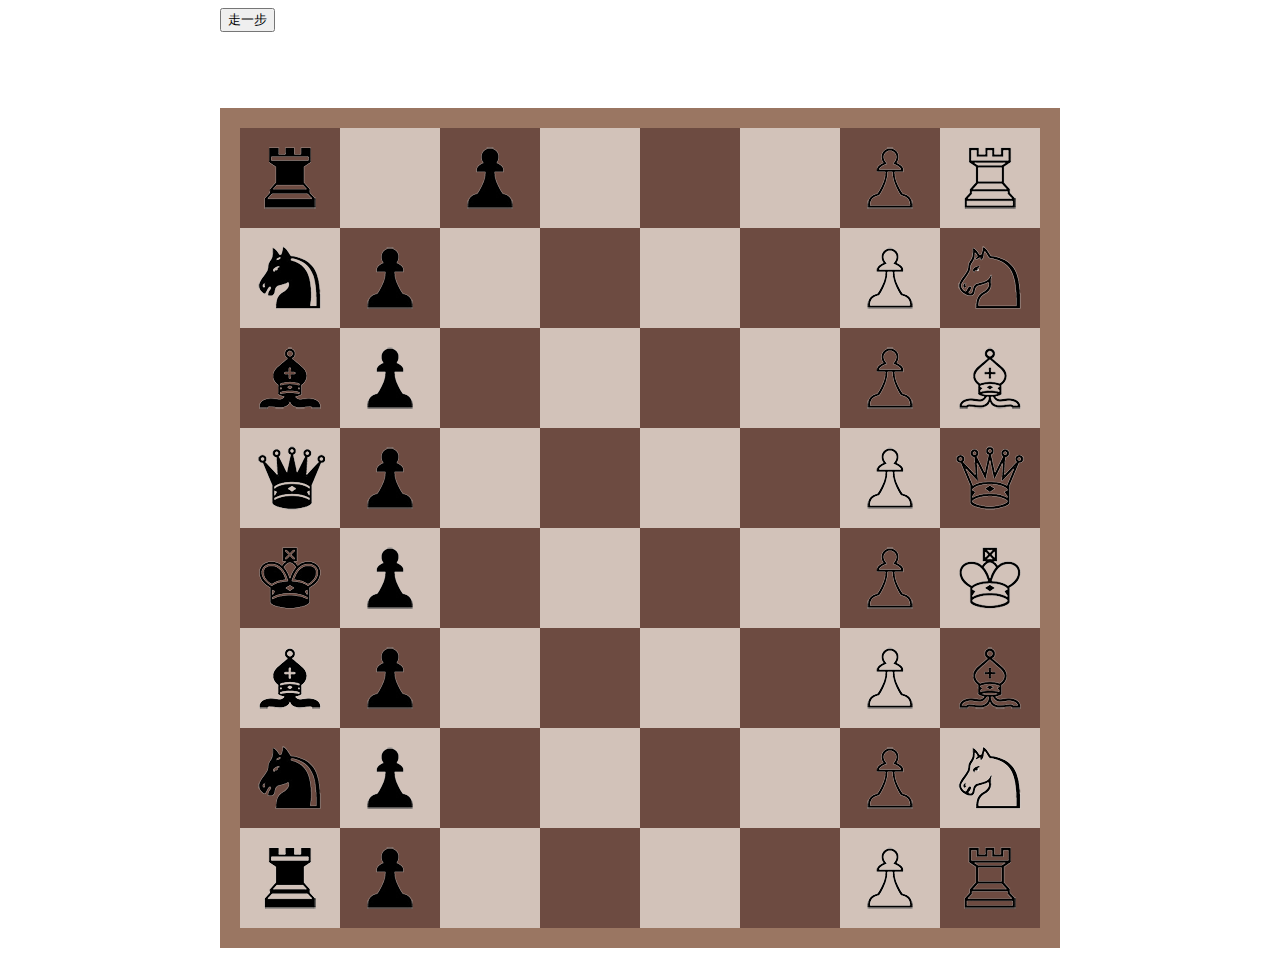
<file: index.html>
<html>
<head>
<meta charset="UTF-8">
<script type="text/javascript">
  var cwidth,cheight,cy,cx;
  var ctx;
  var gridlocation;
  
  function drawShape(){
    var canvas = document.getElementById('board');
   	cwidth = canvas.width/8;
   	cheight = canvas.height/8;
   	cx = canvas.offsetLeft + 20;
    cy = canvas.offsetTop + 20;
 
    if (canvas.getContext){
      ctx = canvas.getContext('2d');
  	  for(var i = 0; i < 8; i++){
  	  	drawLineGrid(i);
  	  }
  	  initGridLocation();
  	  initieces();
    } else {
      alert('You need Safari or Firefox 1.5+ to see this demo.');
    }
    setLocation('blacksoldiers1', 1003);
  }
  
  function getY(y){
  	return cy + (y * cheight) + 15;
  }
  
  function getX(x){
  	return cx + (x * cwidth) + 15;
  }
  
  function drawLineGrid(lineNum){
  	if(lineNum%2 == 0){
  		drawBlackGrid(lineNum,0);
  		drawWidthGrid(lineNum,1);
  		drawBlackGrid(lineNum,2);
  		drawWidthGrid(lineNum,3);
  		drawBlackGrid(lineNum,4);
  		drawWidthGrid(lineNum,5);
  		drawBlackGrid(lineNum,6);
  		drawWidthGrid(lineNum,7);
  	}else{
  		drawWidthGrid(lineNum,0);
  		drawBlackGrid(lineNum,1);
  		drawWidthGrid(lineNum,2);
  		drawBlackGrid(lineNum,3);
  		drawWidthGrid(lineNum,4);
  		drawBlackGrid(lineNum,5);
  		drawWidthGrid(lineNum,6);
  		drawBlackGrid(lineNum,7);
  	}
  }
  
  function drawWidthGrid(lineNum, where){
  	ctx.fillStyle="#D2C2B9";
    ctx.fillRect(cheight*lineNum, cwidth*where, cwidth, cheight);
  }
  
  function drawBlackGrid(lineNum, where){
  	ctx.fillStyle="#6D4B41";
    ctx.fillRect(cheight*lineNum, cwidth*where, cwidth, cheight);
  }
  
  function initGridLocation(){
  	  var str= 
  	  '{"1001":{"y":'+getY(0)+', "x":'+getX(0)+'},'+
  	  '"1002":{"y":'+getY(0)+', "x":'+getX(1)+'},'+
  	  '"1003":{"y":'+getY(0)+', "x":'+getX(2)+'},'+
  	  '"1004":{"y":'+getY(0)+', "x":'+getX(3)+'},'+
  	  '"1005":{"y":'+getY(0)+', "x":'+getX(4)+'},'+
  	  '"1006":{"y":'+getY(0)+', "x":'+getX(5)+'},'+
  	  '"1007":{"y":'+getY(0)+', "x":'+getX(6)+'},'+
  	  '"1008":{"y":'+getY(0)+', "x":'+getX(7)+'},'+
  	  '"1009":{"y":'+getY(1)+', "x":'+getX(0)+'},'+
  	  '"1010":{"y":'+getY(1)+', "x":'+getX(1)+'},'+
  	  '"1011":{"y":'+getY(1)+', "x":'+getX(2)+'},'+
  	  '"1012":{"y":'+getY(1)+', "x":'+getX(3)+'},'+
  	  '"1013":{"y":'+getY(1)+', "x":'+getX(4)+'},'+
  	  '"1014":{"y":'+getY(1)+', "x":'+getX(5)+'},'+
  	  '"1015":{"y":'+getY(1)+', "x":'+getX(6)+'},'+
  	  '"1016":{"y":'+getY(1)+', "x":'+getX(7)+'},'+
  	  '"1017":{"y":'+getY(2)+', "x":'+getX(0)+'},'+
  	  '"1018":{"y":'+getY(2)+', "x":'+getX(1)+'},'+
  	  '"1019":{"y":'+getY(2)+', "x":'+getX(2)+'},'+
  	  '"1020":{"y":'+getY(2)+', "x":'+getX(3)+'},'+
  	  '"1021":{"y":'+getY(2)+', "x":'+getX(4)+'},'+
  	  '"1022":{"y":'+getY(2)+', "x":'+getX(5)+'},'+
  	  '"1023":{"y":'+getY(2)+', "x":'+getX(6)+'},'+
  	  '"1024":{"y":'+getY(2)+', "x":'+getX(7)+'},'+
  	  '"1025":{"y":'+getY(3)+', "x":'+getX(0)+'},'+
  	  '"1026":{"y":'+getY(3)+', "x":'+getX(1)+'},'+
  	  '"1027":{"y":'+getY(3)+', "x":'+getX(2)+'},'+
  	  '"1028":{"y":'+getY(3)+', "x":'+getX(3)+'},'+
  	  '"1029":{"y":'+getY(3)+', "x":'+getX(4)+'},'+
  	  '"1030":{"y":'+getY(3)+', "x":'+getX(5)+'},'+
  	  '"1031":{"y":'+getY(3)+', "x":'+getX(6)+'},'+
  	  '"1032":{"y":'+getY(3)+', "x":'+getX(7)+'},'+
  	  '"1033":{"y":'+getY(4)+', "x":'+getX(0)+'},'+
  	  '"1034":{"y":'+getY(4)+', "x":'+getX(1)+'},'+
  	  '"1035":{"y":'+getY(4)+', "x":'+getX(2)+'},'+
  	  '"1036":{"y":'+getY(4)+', "x":'+getX(3)+'},'+
  	  '"1037":{"y":'+getY(4)+', "x":'+getX(4)+'},'+
  	  '"1038":{"y":'+getY(4)+', "x":'+getX(5)+'},'+
  	  '"1039":{"y":'+getY(4)+', "x":'+getX(6)+'},'+
  	  '"1040":{"y":'+getY(4)+', "x":'+getX(7)+'},'+
  	  '"1041":{"y":'+getY(5)+', "x":'+getX(0)+'},'+
  	  '"1042":{"y":'+getY(5)+', "x":'+getX(1)+'},'+
  	  '"1043":{"y":'+getY(5)+', "x":'+getX(2)+'},'+
  	  '"1044":{"y":'+getY(5)+', "x":'+getX(3)+'},'+
  	  '"1045":{"y":'+getY(5)+', "x":'+getX(4)+'},'+
  	  '"1046":{"y":'+getY(5)+', "x":'+getX(5)+'},'+
  	  '"1047":{"y":'+getY(5)+', "x":'+getX(6)+'},'+
  	  '"1048":{"y":'+getY(5)+', "x":'+getX(7)+'},'+
  	  '"1049":{"y":'+getY(6)+', "x":'+getX(0)+'},'+
  	  '"1050":{"y":'+getY(6)+', "x":'+getX(1)+'},'+
  	  '"1051":{"y":'+getY(6)+', "x":'+getX(2)+'},'+
  	  '"1052":{"y":'+getY(6)+', "x":'+getX(3)+'},'+
  	  '"1053":{"y":'+getY(6)+', "x":'+getX(4)+'},'+
  	  '"1054":{"y":'+getY(6)+', "x":'+getX(5)+'},'+
  	  '"1055":{"y":'+getY(6)+', "x":'+getX(6)+'},'+
  	  '"1056":{"y":'+getY(6)+', "x":'+getX(7)+'},'+
  	  '"1057":{"y":'+getY(7)+', "x":'+getX(0)+'},'+
  	  '"1058":{"y":'+getY(7)+', "x":'+getX(1)+'},'+
  	  '"1059":{"y":'+getY(7)+', "x":'+getX(2)+'},'+
  	  '"1060":{"y":'+getY(7)+', "x":'+getX(3)+'},'+
  	  '"1061":{"y":'+getY(7)+', "x":'+getX(4)+'},'+
  	  '"1062":{"y":'+getY(7)+', "x":'+getX(5)+'},'+
  	  '"1063":{"y":'+getY(7)+', "x":'+getX(6)+'},'+
  	  '"1064":{"y":'+getY(7)+', "x":'+getX(7)+'}}';
  	  gridlocation = eval('(' + str + ')');
  }
  
  function initieces(){
  	setLocation("blacktower1", 1001);
  	setLocation("blackhorse1", 1009);
  	setLocation("blackphase1", 1017);
  	setLocation("blackking", 1025);
  	setLocation("blackqueen", 1033);
  	setLocation("blackphase2", 1041);
  	setLocation("blackhorse2", 1049);
  	setLocation("blacktower2", 1057);
  	setLocation("blacksoldiers1", 1002);
  	setLocation("blacksoldiers2", 1010);
  	setLocation("blacksoldiers3", 1018);
  	setLocation("blacksoldiers4", 1026);
  	setLocation("blacksoldiers5", 1034);
  	setLocation("blacksoldiers6", 1042);
  	setLocation("blacksoldiers7", 1050);
  	setLocation("blacksoldiers8", 1058);
  	
  	setLocation("whitetower1", 1008);
  	setLocation("whitehorse1", 1016);
  	setLocation("whitephase1", 1024);
  	setLocation("whiteking", 1032);
  	setLocation("whitequeen", 1040);
  	setLocation("whitephase2", 1048);
  	setLocation("whitehorse2", 1056);
  	setLocation("whitetower2", 1064);
  	setLocation("whitesoldiers1", 1007);
  	setLocation("whitesoldiers2", 1015);
  	setLocation("whitesoldiers3", 1023);
  	setLocation("whitesoldiers4", 1031);
  	setLocation("whitesoldiers5", 1039);
  	setLocation("whitesoldiers6", 1047);
  	setLocation("whitesoldiers7", 1055);
  	setLocation("whitesoldiers8", 1063);
  }
  
  function move(name, location){
  	var doc=document.getElementById(name);
  	var isOk = false;
  	while(!isOk){
  		if(gridlocation[location].x > doc.style.left){
  			doc.style.left = doc.style.left + 10;
  		}else{
  			doc.style.left = gridlocation[location].x;
  		}
	  	if(gridlocation[location].y > doc.style.top){
  			doc.style.top = doc.style.top + 10;
  		}else{
  			doc.style.top = gridlocation[location].y;
  		}
  		if(gridlocation[location].y >= doc.style.top && gridlocation[location].x >= doc.style.left){
  			isOk = true;
  		}
  	}
  }
  
  function setLocation(name, location){
  	var doc=document.getElementById(name);
  	doc.style.left = gridlocation[location].x;
  	doc.style.top = gridlocation[location].y;
  	
  }
</script>
<style>
	#board{
		margin-top:100px;
		background-color: #3ABA63;
		border: 20px solid #9A7662;
	}
	div{
		text-align: center;
	}
</style>
</head>
 
<body onload="drawShape();">
  <div>
  <button onclick="setLocation('blacksoldiers1', 1004)" style="position: absolute;">走一步</button>
    <canvas id="board" width="800px" height="800px"></canvas>
    <img src="image/black_tower.png" id="blacktower1" style="position: absolute;"/>
    <img src="image/black_tower.png" id="blacktower2" style="position: absolute;"/>
    <img src="image/black_horse.png" id="blackhorse1" style="position: absolute;"/>
    <img src="image/black_horse.png" id="blackhorse2" style="position: absolute;"/>
    <img src="image/black_phase.png" id="blackphase1" style="position: absolute;"/>
    <img src="image/black_phase.png" id="blackphase2" style="position: absolute;"/>
    <img src="image/black_king.png" id="blackking" style="position: absolute;"/>
    <img src="image/black_queen.png" id="blackqueen" style="position: absolute;"/>
    <img src="image/black_soldiers.png" id="blacksoldiers1" style="position: absolute;"/>
    <img src="image/black_soldiers.png" id="blacksoldiers2" style="position: absolute;"/>
    <img src="image/black_soldiers.png" id="blacksoldiers3" style="position: absolute;"/>
    <img src="image/black_soldiers.png" id="blacksoldiers4" style="position: absolute;"/>
    <img src="image/black_soldiers.png" id="blacksoldiers5" style="position: absolute;"/>
    <img src="image/black_soldiers.png" id="blacksoldiers6" style="position: absolute;"/>
    <img src="image/black_soldiers.png" id="blacksoldiers7" style="position: absolute;"/>
    <img src="image/black_soldiers.png" id="blacksoldiers8" style="position: absolute;"/>
    
    
    <img src="image/white_tower.png" id="whitetower1" style="position: absolute;"/>
    <img src="image/white_tower.png" id="whitetower2" style="position: absolute;"/>
    <img src="image/white_horse.png" id="whitehorse1" style="position: absolute;"/>
    <img src="image/white_horse.png" id="whitehorse2" style="position: absolute;"/>
    <img src="image/white_phase.png" id="whitephase1" style="position: absolute;"/>
    <img src="image/white_phase.png" id="whitephase2" style="position: absolute;"/>
    <img src="image/white_king.png" id="whiteking" style="position: absolute;"/>
    <img src="image/white_queen.png" id="whitequeen" style="position: absolute;"/>
    <img src="image/white_soldiers.png" id="whitesoldiers1" style="position: absolute;"/>
    <img src="image/white_soldiers.png" id="whitesoldiers2" style="position: absolute;"/>
    <img src="image/white_soldiers.png" id="whitesoldiers3" style="position: absolute;"/>
    <img src="image/white_soldiers.png" id="whitesoldiers4" style="position: absolute;"/>
    <img src="image/white_soldiers.png" id="whitesoldiers5" style="position: absolute;"/>
    <img src="image/white_soldiers.png" id="whitesoldiers6" style="position: absolute;"/>
    <img src="image/white_soldiers.png" id="whitesoldiers7" style="position: absolute;"/>
    <img src="image/white_soldiers.png" id="whitesoldiers8" style="position: absolute;"/>
  </div>
</body>
</html>
</html>
</file>
